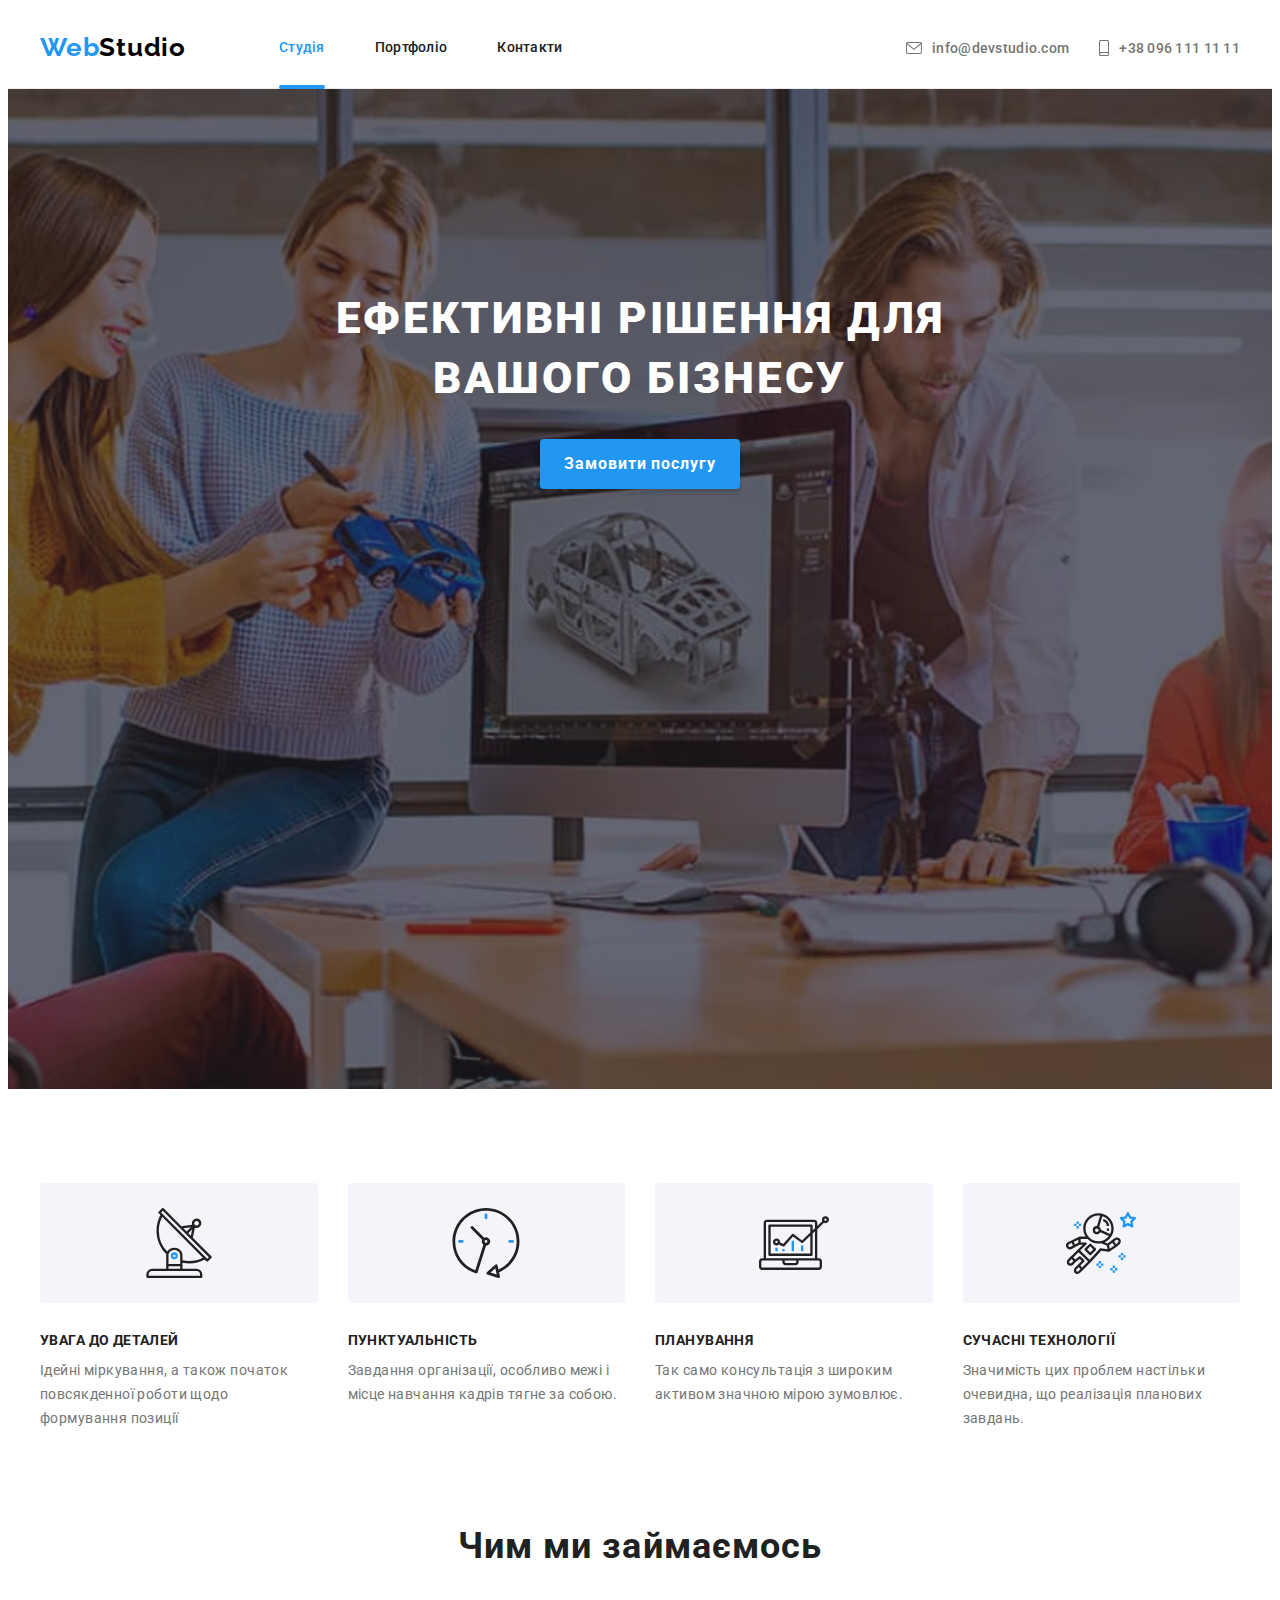
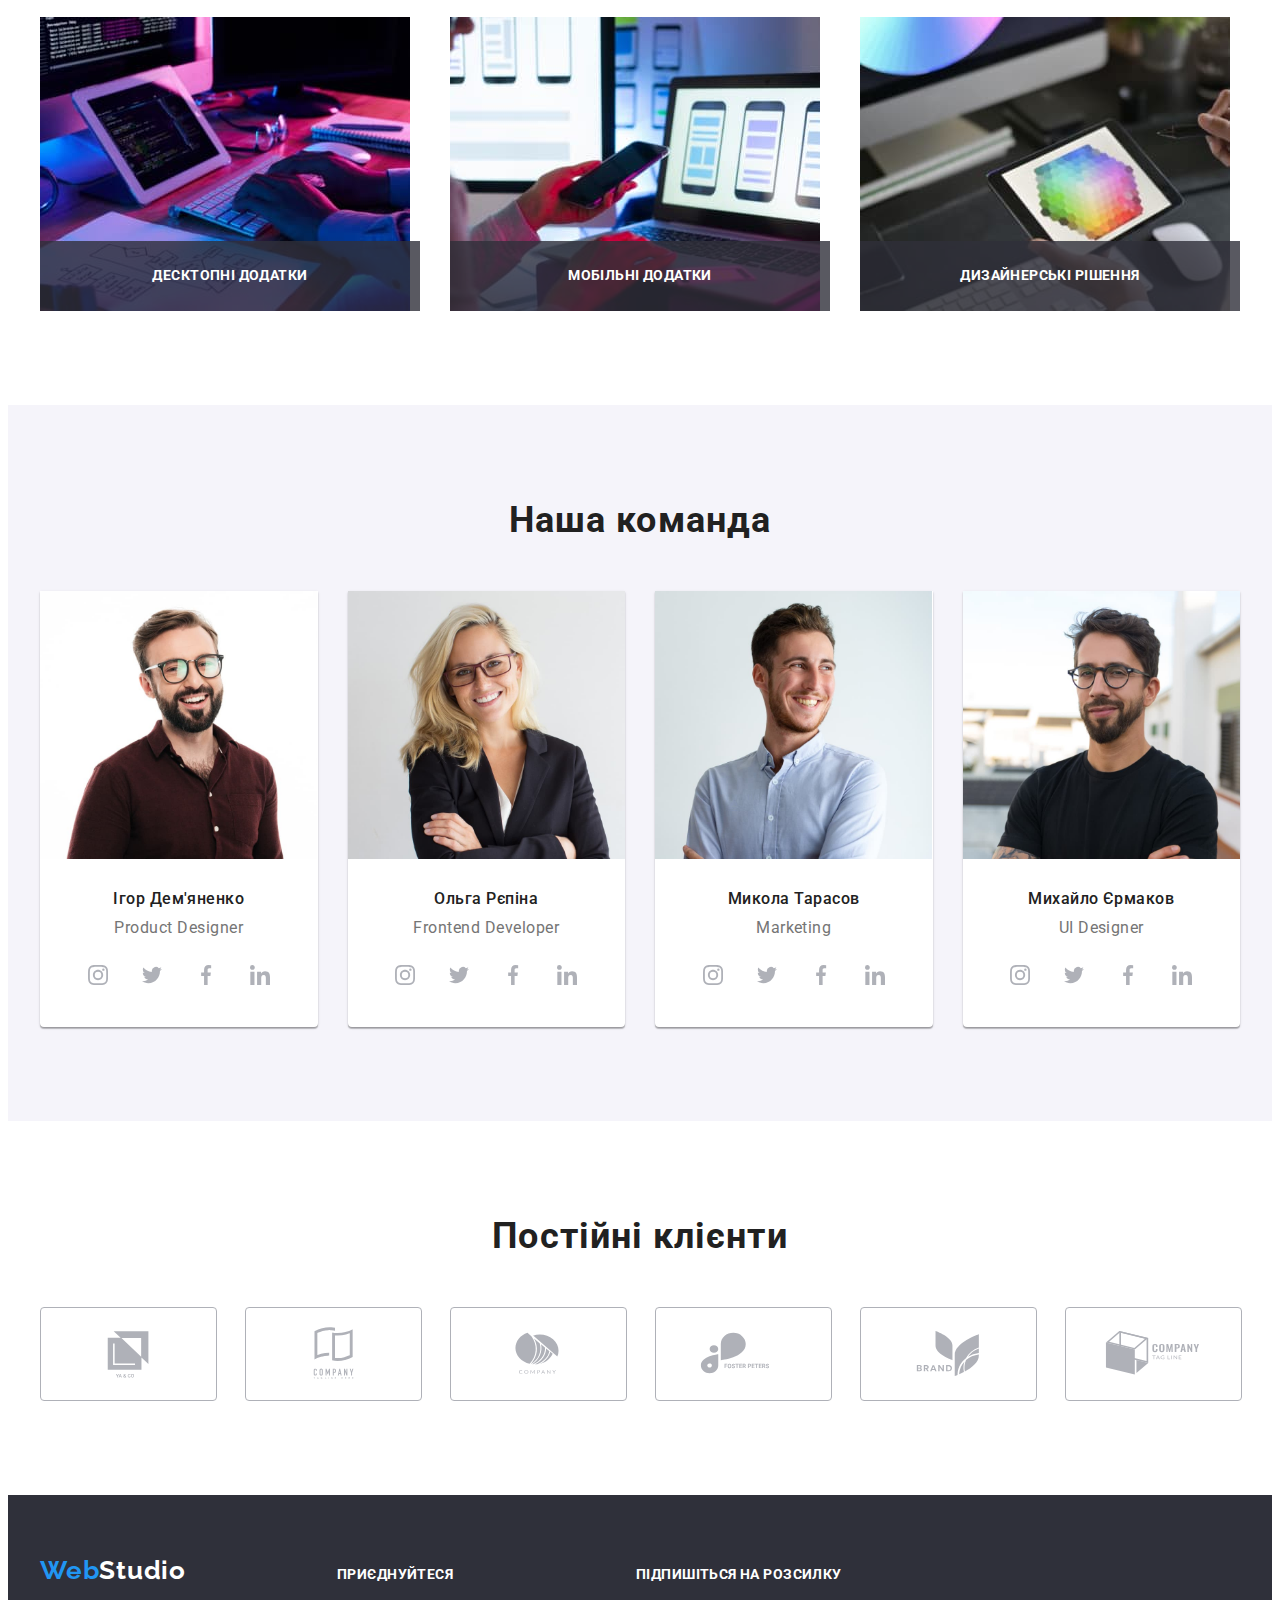
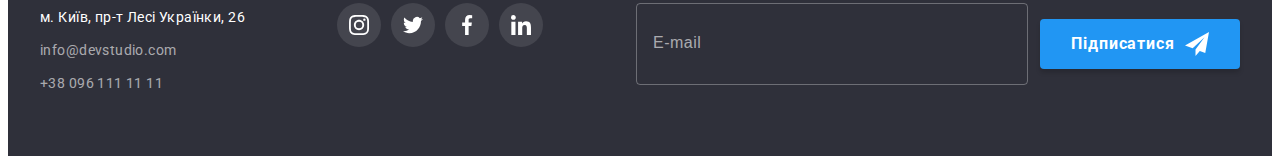
<file: index.html>
<!DOCTYPE html>
<html lang="en">
  <head>
    <meta charset="UTF-8" />
    <meta http-equiv="X-UA-Compatible" content="IE=edge" />
    <meta name="viewport" content="width=device-width, initial-scale=1.0" />
    <title>Document</title>
    <link rel="preconnect" href="https://fonts.googleapis.com" />
    <link rel="preconnect" href="https://fonts.gstatic.com" crossorigin />
    <link
      href="https://fonts.googleapis.com/css2?family=Raleway:wght@700&family=Roboto:wght@400;500;700;900&display=swap"
      rel="stylesheet"
    />
    <link
      rel="stylesheet"
      href="https://cdnjs.cloudflare.com/ajax/libs/modern-normalize/1.1.0/modern-normalize.min.css"
      integrity="sha512-wpPYUAdjBVSE4KJnH1VR1HeZfpl1ub8YT/NKx4PuQ5NmX2tKuGu6U/JRp5y+Y8XG2tV+wKQpNHVUX03MfMFn9Q=="
      crossorigin="anonymous"
      referrerpolicy="no-referrer"
    />
    <link rel="stylesheet" href="./css/main.min.css" />
  </head>
  <body>
    <header class="header">
      <div class="container header__container">
        <nav class="navigation">
          <a class="logo header__logo" href="./index.html" lang="en"
            ><span class="logo__decoration">Web</span>Studio</a
          >
          <ul class="site-nav list">
            <li class="site-nav__item">
              <a class="site-nav__link site-nav__link--current link" href="">Студія</a>
            </li>
            <li class="site-nav__item">
              <a class="site-nav__link link" href="./portfolio.html">Портфоліо</a>
            </li>
            <li class="site-nav__item"><a class="site-nav__link link" href="">Контакти</a></li>
          </ul>
        </nav>
        <ul class="contacts list">
          <li class="contacts__item">
            <a class="contacts__link link" href="mailto:info@devstudio.com"
              ><svg class="contacts__icon">
                <use href="./images/symbol-defs.svg#icon-envelope"></use>
              </svg>
              info@devstudio.com</a
            >
          </li>
          <li class="contacts__item">
            <a class="contacts__link link" href="tel:+380961111111"
              ><svg class="contacts__icon-tel">
                <use href="./images/symbol-defs.svg#icon-smartphone"></use>
              </svg>
              +38 096 111 11 11</a
            >
          </li>
        </ul>
        <button class="menu-open" type="button">
          <svg class="menu-open__icon" width="40" height="40">
            <use href="./images/symbol-defs.svg#icon-menu_40px"></use>
          </svg>
        </button>
        <div class="mob-menu is-hidden">
          <div class="mob-menu__container">
            <button type="button" class="mob-menu__close">
              <svg class="mob-menu__icon" width="40" height="40">
                <use href="./images/symbol-defs.svg#icon-close_40px"></use>
              </svg>
            </button>
            <nav class="mob-navigation">
              <ul class="mob-menu__nav-list list">
                <li class="mob-menu__nav-item">
                  <a class="mob-menu__nav-link mob-menu__nav-link--current link" href="">Студія</a>
                </li>
                <li class="mob-menu__nav-item">
                  <a class="mob-menu__nav-link link" href="./portfolio.html">Портфоліо</a>
                </li>
                <li class="mob-menu__nav-item">
                  <a class="mob-menu__nav-link link" href="">Контакти</a>
                </li>
              </ul>
            </nav>
            <ul class="mob-menu__contacts-list list">
              <li class="mob-menu__contacts-item">
                <a class="mob-menu__contacts-link link" href="tel:+380961111111"
                  >+38 096 111 11 11</a
                >
              </li>
              <li class="mob-menu__contacts-item">
                <a
                  class="mob-menu__contacts-link mob-menu__contacts-link--mail link"
                  href="mailto:info@devstudio.com"
                  >info@devstudio.com</a
                >
              </li>
            </ul>
            <ul class="mob-menu__socials-list list">
              <li class="mob-menu__socials-item">
                <a
                  class="mob-menu__socials-link link"
                  href="https://www.instagram.com/"
                  target="_blank"
                  rel="noreferrer noopener"
                  >Instagram
                </a>
              </li>
              <li class="mob-menu__socials-item">
                <a
                  class="mob-menu__socials-link link"
                  href="https://twitter.com/"
                  target="_blank"
                  rel="noreferrer noopener"
                  >Twitter
                </a>
              </li>
              <li class="mob-menu__socials-item">
                <a
                  class="mob-menu__socials-link link"
                  href="https://www.facebook.com/"
                  target="_blank"
                  rel="noreferrer noopener"
                  >Facebook
                </a>
              </li>
              <li class="mob-menu__socials-item">
                <a
                  class="mob-menu__socials-link link"
                  href="https://www.linkedin.com/"
                  target="_blank"
                  rel="noreferrer noopener"
                  >LinkedIn
                </a>
              </li>
            </ul>
          </div>
        </div>
      </div>
    </header>
    <main>
      <section class="hero">
        <div class="container">
          <h1 class="hero__title">Ефективні рішення для вашого бізнесу</h1>
          <button class="button" type="button" data-modal-open>Замовити послугу</button>
        </div>
      </section>
      <section class="section">
        <div class="container">
          <h2 class="visually-hidden">Принципи роботи</h2>
          <ul class="card-list list">
            <li class="card-list__item">
              <div class="card-list__thumb">
                <svg class="card-list__icon" width="70" height="70">
                  <use href="./images/symbol-defs.svg#icon-antenna"></use>
                </svg>
              </div>
              <h3 class="card-list__title">Увага до деталей</h3>
              <p class="card-list__text">
                Ідейні міркування, а також початок повсякденної роботи щодо формування позиції
              </p>
            </li>
            <li class="card-list__item">
              <div class="card-list__thumb">
                <svg class="card-list__icon" width="70" height="70">
                  <use href="./images/symbol-defs.svg#icon-clock"></use>
                </svg>
              </div>
              <h3 class="card-list__title">Пунктуальність</h3>
              <p class="card-list__text">
                Завдання організації, особливо межі і місце навчання кадрів тягне за собою.
              </p>
            </li>
            <li class="card-list__item">
              <div class="card-list__thumb">
                <svg class="card-list__icon" width="70" height="70">
                  <use href="./images/symbol-defs.svg#icon-diagram"></use>
                </svg>
              </div>
              <h3 class="card-list__title">Планування</h3>
              <p class="card-list__text">
                Так само консультація з широким активом значною мірою зумовлює.
              </p>
            </li>
            <li class="card-list__item">
              <div class="card-list__thumb">
                <svg class="card-list__icon" width="70" height="70">
                  <use href="./images/symbol-defs.svg#icon-astronaut"></use>
                </svg>
              </div>
              <h3 class="card-list__title">Сучасні технології</h3>
              <p class="card-list__text">
                Значимість цих проблем настільки очевидна, що реалізація планових завдань.
              </p>
            </li>
          </ul>
        </div>
      </section>
      <section class="section section--no-padding-top">
        <div class="container">
          <h2 class="section__title">Чим ми займаємось</h2>
          <ul class="picture-list list">
            <li class="picture-list__item">
              <picture>
                <source
                  srcset="./images/box1.jpg 1x, ./images/works1-2x_optimized.jpg 2x"
                  media="(min-width:1200px)"
                />
                <img src="./images/box1.jpg" alt="Десктопні додатки" />
              </picture>

              <div class="picture-list__thumb">
                <h3 class="picture-list__title">Десктопні додатки</h3>
              </div>
            </li>
            <li class="picture-list__item">
              <picture>
                <source
                  srcset="./images/box2.jpg 1x, ./images/works2-2x_optimized.jpg 2x"
                  media="(min-width:1200px)"
                />
                <img src="./images/box2.jpg" alt="Мобільні додатки" />
              </picture>
              <div class="picture-list__thumb">
                <h3 class="picture-list__title">Мобільні додатки</h3>
              </div>
            </li>
            <li class="picture-list__item">
              <picture>
                <source
                  srcset="./images/box3.jpg 1x, ./images/works3-2x_optimized.jpg 2x"
                  media="(min-width:1200px)"
                />
                <img src="./images/box3.jpg" alt="Дизайнерські рішення" />
              </picture>
              <div class="picture-list__thumb">
                <h3 class="picture-list__title">Дизайнерські рішення</h3>
              </div>
            </li>
          </ul>
        </div>
      </section>
      <section class="section section--other-background">
        <div class="container">
          <h2 class="section__title">Наша команда</h2>
          <ul class="gallery-list list">
            <li class="gallery-list__item">
              <picture>
                <source
                  srcset="./images/team1.jpg 1x, ./images/team1-2x_optimized.jpg 2x"
                  media="(min-width:1200px)"
                />
                <source
                  srcset="
                    ./images/team1-tab_optimized.jpg    1x,
                    ./images/team1-tab-2x_optimized.jpg 2x
                  "
                  media="(min-width: 768px)"
                />
                <source
                  srcset="
                    ./images/team1-mob_optimized.jpg    1x,
                    ./images/team1-mob-2x_optimized.jpg 2x
                  "
                  media="(max-width: 767px)"
                />
                <img src="./images/team1.jpg" alt="Product Designer" />
              </picture>
              <div class="gallery-list__card">
                <h3 class="gallery-list__title">Ігор Дем'яненко</h3>
                <p class="gallery-list__text">Product Designer</p>

                <ul class="socials list">
                  <li class="socials__item">
                    <a
                      class="socials__link link"
                      href="https://www.instagram.com/"
                      target="_blank"
                      rel="noreferrer noopener"
                    >
                      <svg class="socials__icon" width="20" height="20">
                        <use href="./images/symbol-defs.svg#icon-instagram"></use>
                      </svg>
                    </a>
                  </li>
                  <li class="socials__item">
                    <a
                      class="socials__link link"
                      href="https://twitter.com/"
                      target="_blank"
                      rel="noreferrer noopener"
                    >
                      <svg class="socials__icon" width="20" height="20">
                        <use href="./images/symbol-defs.svg#icon-twitter"></use>
                      </svg>
                    </a>
                  </li>
                  <li class="socials__item">
                    <a
                      class="socials__link link"
                      href="https://www.facebook.com/"
                      target="_blank"
                      rel="noreferrer noopener"
                    >
                      <svg class="socials__icon" width="20" height="20">
                        <use href="./images/symbol-defs.svg#icon-facebook"></use>
                      </svg>
                    </a>
                  </li>
                  <li class="socials__item">
                    <a
                      class="socials__link link"
                      href="https://www.linkedin.com/"
                      target="_blank"
                      rel="noreferrer noopener"
                    >
                      <svg class="socials__icon" width="20" height="20">
                        <use href="./images/symbol-defs.svg#icon-linkedin"></use>
                      </svg>
                    </a>
                  </li>
                </ul>
              </div>
            </li>
            <li class="gallery-list__item">
              <picture>
                <source
                  srcset="./images/team2.jpg 1x, ./images/team2-2x_optimized.jpg 2x"
                  media="(min-width:1200px)"
                />
                <source
                  srcset="
                    ./images/team2-tab_optimized.jpg    1x,
                    ./images/team2-tab-2x_optimized.jpg 2x
                  "
                  media="(min-width: 768px)"
                />
                <source
                  srcset="
                    ./images/team2-mob_optimized.jpg    1x,
                    ./images/team2-mob-2x_optimized.jpg 2x
                  "
                  media="(max-width: 767px)"
                />
                <img src="./images/team2.jpg" alt="Frontend Developer" />
              </picture>
              <div class="gallery-list__card">
                <h3 class="gallery-list__title">Ольга Рєпіна</h3>
                <p class="gallery-list__text">Frontend Developer</p>

                <ul class="socials list">
                  <li class="socials__item">
                    <a
                      class="socials__link link"
                      href="https://www.instagram.com/"
                      target="_blank"
                      rel="noreferrer noopener"
                    >
                      <svg class="socials__icon" width="20" height="20">
                        <use href="./images/symbol-defs.svg#icon-instagram"></use>
                      </svg>
                    </a>
                  </li>
                  <li class="socials__item">
                    <a
                      class="socials__link link"
                      href="https://twitter.com/"
                      target="_blank"
                      rel="noreferrer noopener"
                    >
                      <svg class="socials__icon" width="20" height="20">
                        <use href="./images/symbol-defs.svg#icon-twitter"></use>
                      </svg>
                    </a>
                  </li>
                  <li class="socials__item">
                    <a
                      class="socials__link link"
                      href="https://www.facebook.com/"
                      target="_blank"
                      rel="noreferrer noopener"
                    >
                      <svg class="socials__icon" width="20" height="20">
                        <use href="./images/symbol-defs.svg#icon-facebook"></use>
                      </svg>
                    </a>
                  </li>
                  <li class="socials__item">
                    <a
                      class="socials__link link"
                      href="https://www.linkedin.com/"
                      target="_blank"
                      rel="noreferrer noopener"
                    >
                      <svg class="socials__icon" width="20" height="20">
                        <use href="./images/symbol-defs.svg#icon-linkedin"></use>
                      </svg>
                    </a>
                  </li>
                </ul>
              </div>
            </li>
            <li class="gallery-list__item">
              <picture>
                <source
                  srcset="./images/team3.jpg 1x, ./images/team3-2x_optimized.jpg 2x"
                  media="(min-width:1200px)"
                />
                <source
                  srcset="
                    ./images/team3-tab_optimized.jpg    1x,
                    ./images/team3-tab-2x_optimized.jpg 2x
                  "
                  media="(min-width: 768px)"
                />
                <source
                  srcset="
                    ./images/team3-mob_optimized.jpg    1x,
                    ./images/team3-mob-2x_optimized.jpg 2x
                  "
                  media="(max-width: 767px)"
                />
                <img src="./images/team3.jpg" alt="Marketing" />
              </picture>
              <div class="gallery-list__card">
                <h3 class="gallery-list__title">Микола Тарасов</h3>
                <p class="gallery-list__text">Marketing</p>

                <ul class="socials list">
                  <li class="socials__item">
                    <a
                      class="socials__link link"
                      href="https://www.instagram.com/"
                      target="_blank"
                      rel="noreferrer noopener"
                    >
                      <svg class="socials__icon" width="20" height="20">
                        <use href="./images/symbol-defs.svg#icon-instagram"></use>
                      </svg>
                    </a>
                  </li>
                  <li class="socials__item">
                    <a
                      class="socials__link link"
                      href="https://twitter.com/"
                      target="_blank"
                      rel="noreferrer noopener"
                    >
                      <svg class="socials__icon" width="20" height="20">
                        <use href="./images/symbol-defs.svg#icon-twitter"></use>
                      </svg>
                    </a>
                  </li>
                  <li class="socials__item">
                    <a
                      class="socials__link link"
                      href="https://www.facebook.com/"
                      target="_blank"
                      rel="noreferrer noopener"
                    >
                      <svg class="socials__icon" width="20" height="20">
                        <use href="./images/symbol-defs.svg#icon-facebook"></use>
                      </svg>
                    </a>
                  </li>
                  <li class="socials__item">
                    <a
                      class="socials__link link"
                      href="https://www.linkedin.com/"
                      target="_blank"
                      rel="noreferrer noopener"
                    >
                      <svg class="socials__icon" width="20" height="20">
                        <use href="./images/symbol-defs.svg#icon-linkedin"></use>
                      </svg>
                    </a>
                  </li>
                </ul>
              </div>
            </li>
            <li class="gallery-list__item">
              <picture>
                <source
                  srcset="./images/team4.jpg 1x, ./images/team4-2x_optimized.jpg 2x"
                  media="(min-width:1200px)"
                />
                <source
                  srcset="
                    ./images/team4-tab_optimized.jpg    1x,
                    ./images/team4-tab-2x_optimized.jpg 2x
                  "
                  media="(min-width: 768px)"
                />
                <source
                  srcset="
                    ./images/team4-mob_optimized.jpg    1x,
                    ./images/team4-mob-2x_optimized.jpg 2x
                  "
                  media="(max-width: 767px)"
                />
                <img src="./images/team4.jpg" alt="UI Designer" />
              </picture>
              <div class="gallery-list__card">
                <h3 class="gallery-list__title">Михайло Єрмаков</h3>
                <p class="gallery-list__text">UI Designer</p>

                <ul class="socials list">
                  <li class="socials__item">
                    <a
                      class="socials__link link"
                      href="https://www.instagram.com/"
                      target="_blank"
                      rel="noreferrer noopener"
                    >
                      <svg class="socials__icon" width="20" height="20">
                        <use href="./images/symbol-defs.svg#icon-instagram"></use>
                      </svg>
                    </a>
                  </li>
                  <li class="socials__item">
                    <a
                      class="socials__link link"
                      href="https://twitter.com/"
                      target="_blank"
                      rel="noreferrer noopener"
                    >
                      <svg class="socials__icon" width="20" height="20">
                        <use href="./images/symbol-defs.svg#icon-twitter"></use>
                      </svg>
                    </a>
                  </li>
                  <li class="socials__item">
                    <a
                      class="socials__link link"
                      href="https://www.facebook.com/"
                      target="_blank"
                      rel="noreferrer noopener"
                    >
                      <svg class="socials__icon" width="20" height="20">
                        <use href="./images/symbol-defs.svg#icon-facebook"></use>
                      </svg>
                    </a>
                  </li>
                  <li class="socials__item">
                    <a
                      class="socials__link link"
                      href="https://www.linkedin.com/"
                      target="_blank"
                      rel="noreferrer noopener"
                    >
                      <svg class="socials__icon" width="20" height="20">
                        <use href="./images/symbol-defs.svg#icon-linkedin"></use>
                      </svg>
                    </a>
                  </li>
                </ul>
              </div>
            </li>
          </ul>
        </div>
      </section>
      <section class="section">
        <div class="container">
          <h2 class="section__title">Постійні клієнти</h2>
          <ul class="clients list">
            <li class="clients__item">
              <a class="clients__link link" href="">
                <svg class="clients__icon" width="106" height="60">
                  <use href="./images/symbol-defs.svg#icon-Logo-client"></use>
                </svg>
              </a>
            </li>
            <li class="clients__item">
              <a class="clients__link link" href="">
                <svg class="clients__icon" width="106" height="60">
                  <use href="./images/symbol-defs.svg#icon-Logo-client2"></use>
                </svg>
              </a>
            </li>
            <li class="clients__item">
              <a class="clients__link link" href="">
                <svg class="clients__icon" width="106" height="60">
                  <use href="./images/symbol-defs.svg#icon-Logo-client3"></use>
                </svg>
              </a>
            </li>
            <li class="clients__item">
              <a class="clients__link link" href="">
                <svg class="clients__icon" width="106" height="60">
                  <use href="./images/symbol-defs.svg#icon-Logo-client4"></use>
                </svg>
              </a>
            </li>
            <li class="clients__item">
              <a class="clients__link link" href="">
                <svg class="clients__icon" width="106" height="60">
                  <use href="./images/symbol-defs.svg#icon-Logo-client5"></use>
                </svg>
              </a>
            </li>
            <li class="clients__item">
              <a class="clients__link link" href="">
                <svg class="clients__icon" width="106" height="60">
                  <use href="./images/symbol-defs.svg#icon-Logo-client6"></use>
                </svg>
              </a>
            </li>
          </ul>
        </div>
      </section>
    </main>
    <footer class="footer">
      <div class="container footer__wrapper">
        <div class="footer__contacts">
          <a class="logo logo--light footer__logo" href="./index.html" lang="en"
            ><span class="logo__decoration">Web</span>Studio</a
          >
          <address class="address">
            <ul class="address__list list">
              <li class="address__item">
                <a
                  class="address__link address__link--white link"
                  href="https://goo.gl/maps/7Pf2VMsAinbCuJgP8"
                  target="_blank"
                  rel="noreferrer noopener"
                  >м. Київ, пр-т Лесі Українки, 26</a
                >
              </li>
              <li class="address__item">
                <a class="address__link link" href="mailto:info@devstudio.com"
                  >info@devstudio.com</a
                >
              </li>
              <li class="address__item">
                <a class="address__link link" href="tel:+380961111111">+38 096 111 11 11</a>
              </li>
            </ul>
          </address>
        </div>
        <div class="footer__social">
          <p class="footer__text">Приєднуйтеся</p>
          <ul class="socials list">
            <li class="socials__item">
              <a
                class="socials__link socials__link--light link"
                href="https://www.instagram.com/"
                target="_blank"
                rel="noreferrer noopener"
              >
                <svg class="socials__icon" width="20" height="20">
                  <use href="./images/symbol-defs.svg#icon-instagram"></use>
                </svg>
              </a>
            </li>
            <li class="socials__item">
              <a
                class="socials__link socials__link--light link"
                href="https://twitter.com/"
                target="_blank"
                rel="noreferrer noopener"
              >
                <svg class="socials__icon" width="20" height="20">
                  <use href="./images/symbol-defs.svg#icon-twitter"></use>
                </svg>
              </a>
            </li>
            <li class="socials__item">
              <a
                class="socials__link socials__link--light link"
                href="https://www.facebook.com/"
                target="_blank"
                rel="noreferrer noopener"
              >
                <svg class="socials__icon" width="20" height="20">
                  <use href="./images/symbol-defs.svg#icon-facebook"></use>
                </svg>
              </a>
            </li>
            <li class="socials__item">
              <a
                class="socials__link socials__link--light link"
                href="https://www.linkedin.com/"
                target="_blank"
                rel="noreferrer noopener"
              >
                <svg class="socials__icon" width="20" height="20">
                  <use href="./images/symbol-defs.svg#icon-linkedin"></use>
                </svg>
              </a>
            </li>
          </ul>
        </div>
        <div>
          <p class="footer__text">Підпишіться на розсилку</p>
          <form class="form-sign">
            <input class="form-sign__input" type="text" name="sign-up" placeholder="E-mail" />
            <button class="button form-sign__btn" type="submit">
              <span>Підписатися</span
              ><svg class="form-sign__icon" width="24" height="24">
                <use href="./images/symbol-defs.svg#icon-icon-send"></use>
              </svg>
            </button>
          </form>
        </div>
      </div>
    </footer>
    <div class="backdrop is-hidden" data-modal>
      <div class="modal">
        <button class="modal-close" type="button" data-modal-close>
          <svg class="modal-close-button" width="11" height="11">
            <use href="./images/symbol-defs.svg#icon-x"></use>
          </svg>
        </button>
        <p class="modal-title">Залиште свої дані, ми вам передзвонимо</p>
        <form class="modal-form">
          <label class="form-field">
            <span class="form-field-title">Ім'я</span>
            <span class="form-thumb">
              <input type="text" class="form-input" name="name" />
              <svg class="form-icon" width="18px" height="18px">
                <use href="./images/symbol-defs.svg#icon-person-black"></use>
              </svg>
            </span>
          </label>
          <label class="form-field">
            <span class="form-field-title">Телефон</span>
            <span class="form-thumb">
              <input type="text" class="form-input" name="tel" />
              <svg class="form-icon" width="18px" height="18px">
                <use href="./images/symbol-defs.svg#icon-phone-black"></use>
              </svg>
            </span>
          </label>
          <label class="form-field">
            <span class="form-field-title">Пошта</span>
            <span class="form-thumb">
              <input type="email" class="form-input" name="email" />
              <svg class="form-icon" width="18px" height="18px">
                <use href="./images/symbol-defs.svg#icon-email-black"></use>
              </svg>
            </span>
          </label>
          <label class="form-field-textarea">
            <span class="form-field-title">Коментар</span>
            <textarea class="form-textarea" name="comment" placeholder="Введіть текст"></textarea>
          </label>
          <label class="form-field-checkbox">
            <input class="form-checkbox" type="checkbox" name="agreement" value="true" />
            <span class="form-check">
              <svg class="form-check-icon" width="16" height="15">
                <use href="./images/symbol-defs.svg#icon-icon-check"></use>
              </svg>
            </span>
            Погоджуюся з розсилкою та приймаю
            <a class="link-checkbox" href="">Умови договору</a>
          </label>
          <button class="button form-submit" type="submit">Відправити</button>
        </form>
      </div>
    </div>
    <script src="./js/modal.js"></script>
    <script src="./js/menu.js"></script>
  </body>
</html>
</file>
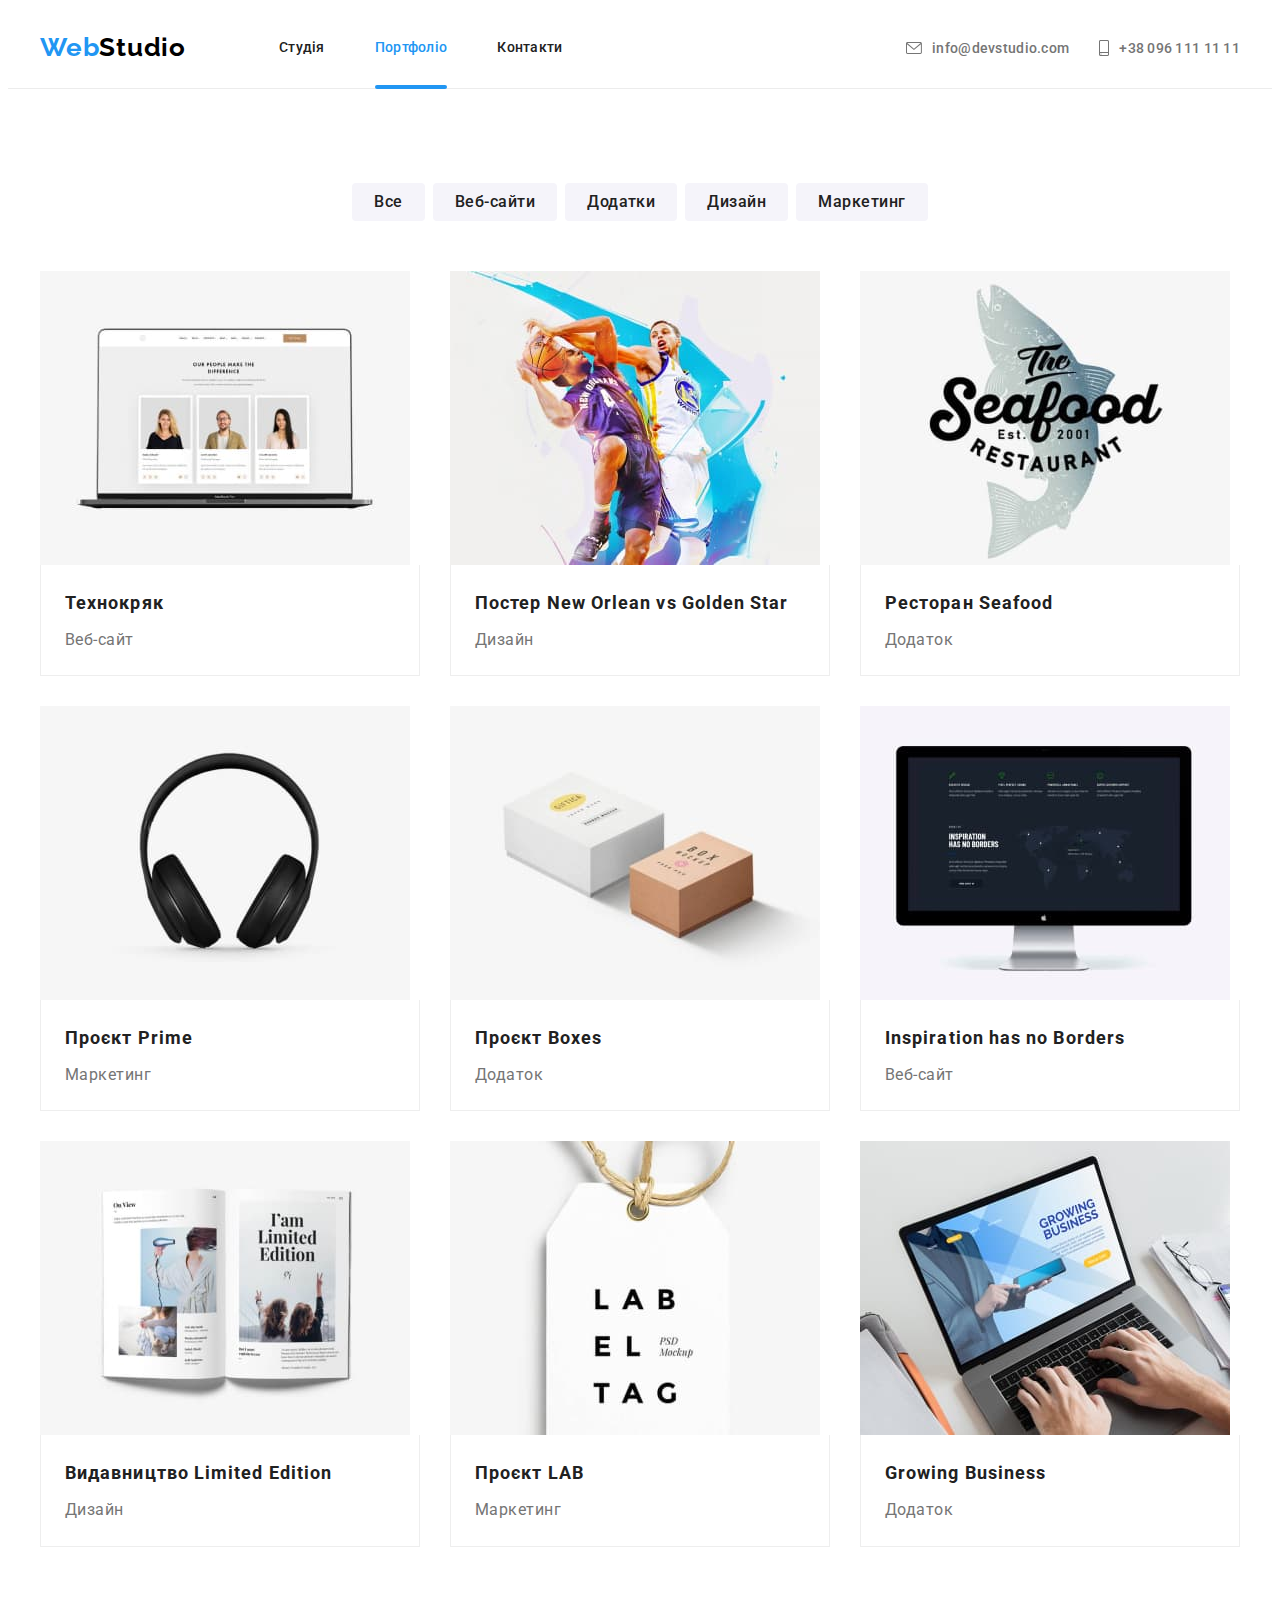
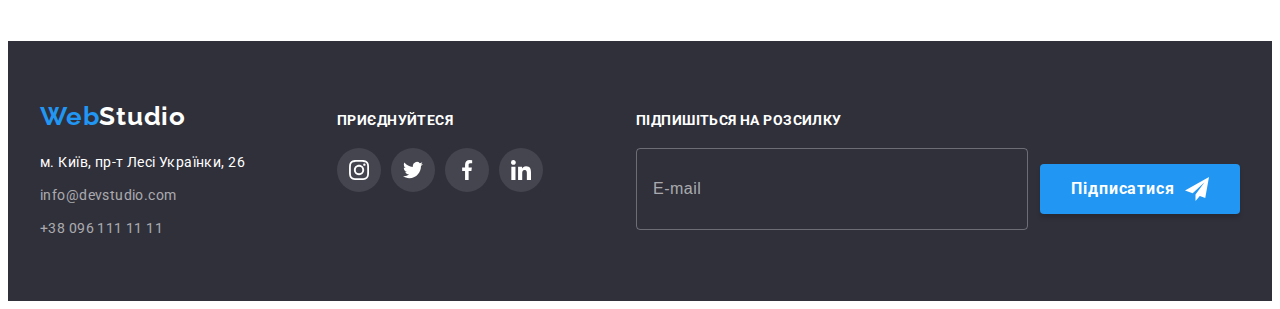
<file: portfolio.html>
<!DOCTYPE html>
<html lang="en">
  <head>
    <meta charset="UTF-8" />
    <meta http-equiv="X-UA-Compatible" content="IE=edge" />
    <meta name="viewport" content="width=device-width, initial-scale=1.0" />
    <title>Document</title>
    <link rel="preconnect" href="https://fonts.googleapis.com" />
    <link rel="preconnect" href="https://fonts.gstatic.com" crossorigin />
    <link
      href="https://fonts.googleapis.com/css2?family=Raleway:wght@700&family=Roboto:wght@400;500;700;900&display=swap"
      rel="stylesheet"
    />
    <link
      rel="stylesheet"
      href="https://cdnjs.cloudflare.com/ajax/libs/modern-normalize/1.1.0/modern-normalize.min.css"
      integrity="sha512-wpPYUAdjBVSE4KJnH1VR1HeZfpl1ub8YT/NKx4PuQ5NmX2tKuGu6U/JRp5y+Y8XG2tV+wKQpNHVUX03MfMFn9Q=="
      crossorigin="anonymous"
      referrerpolicy="no-referrer"
    />
    <link rel="stylesheet" href="./css/main.min.css" />
  </head>
  <body>
    <header class="header">
      <div class="container header__container">
        <nav class="navigation">
          <a class="logo header__logo" href="./index.html" lang="en"
            ><span class="logo__decoration">Web</span>Studio</a
          >
          <ul class="site-nav list">
            <li class="site-nav__item">
              <a class="site-nav__link link" href="./index.html">Студія</a>
            </li>
            <li class="site-nav__item">
              <a class="site-nav__link site-nav__link--current link" href="">Портфоліо</a>
            </li>
            <li class="site-nav__item"><a class="site-nav__link link" href="">Контакти</a></li>
          </ul>
        </nav>
        <ul class="contacts list">
          <li class="contacts__item">
            <a class="contacts__link link" href="mailto:info@devstudio.com"
              ><svg class="contacts__icon">
                <use href="./images/symbol-defs.svg#icon-envelope"></use>
              </svg>
              info@devstudio.com</a
            >
          </li>
          <li class="contacts__item">
            <a class="contacts__link link" href="tel:+380961111111"
              ><svg class="contacts__icon-tel">
                <use href="./images/symbol-defs.svg#icon-smartphone"></use>
              </svg>
              +38 096 111 11 11</a
            >
          </li>
        </ul>
        <button class="menu-open" type="button">
          <svg class="menu-open__icon" width="40" height="40">
            <use href="./images/symbol-defs.svg#icon-menu_40px"></use>
          </svg>
        </button>
        <div class="mob-menu is-hidden">
          <div class="mob-menu__container">
            <button type="button" class="mob-menu__close">
              <svg class="mob-menu__icon" width="40" height="40">
                <use href="./images/symbol-defs.svg#icon-close_40px"></use>
              </svg>
            </button>
            <nav class="mob-navigation">
              <ul class="mob-menu__nav-list list">
                <li class="mob-menu__nav-item">
                  <a class="mob-menu__nav-link  link" href="./index.html">Студія</a>
                </li>
                <li class="mob-menu__nav-item">
                  <a class="mob-menu__nav-link mob-menu__nav-link--current link" href="">Портфоліо</a>
                </li>
                <li class="mob-menu__nav-item">
                  <a class="mob-menu__nav-link link" href="">Контакти</a>
                </li>
              </ul>
            </nav>
            <ul class="mob-menu__contacts-list list">
              <li class="mob-menu__contacts-item">
                <a class="mob-menu__contacts-link link" href="tel:+380961111111"
                  >+38 096 111 11 11</a
                >
              </li>
              <li class="mob-menu__contacts-item">
                <a
                  class="mob-menu__contacts-link mob-menu__contacts-link--mail link"
                  href="mailto:info@devstudio.com"
                  >info@devstudio.com</a
                >
              </li>
            </ul>
            <ul class="mob-menu__socials-list list">
              <li class="mob-menu__socials-item">
                <a
                  class="mob-menu__socials-link link"
                  href="https://www.instagram.com/"
                  target="_blank"
                  rel="noreferrer noopener"
                  >Instagram
                </a>
              </li>
              <li class="mob-menu__socials-item">
                <a
                  class="mob-menu__socials-link link"
                  href="https://twitter.com/"
                  target="_blank"
                  rel="noreferrer noopener"
                  >Twitter
                </a>
              </li>
              <li class="mob-menu__socials-item">
                <a
                  class="mob-menu__socials-link link"
                  href="https://www.facebook.com/"
                  target="_blank"
                  rel="noreferrer noopener"
                  >Facebook
                </a>
              </li>
              <li class="mob-menu__socials-item">
                <a
                  class="mob-menu__socials-link link"
                  href="https://www.linkedin.com/"
                  target="_blank"
                  rel="noreferrer noopener"
                  >LinkedIn
                </a>
              </li>
            </ul>
          </div>
        </div>
      </div>
    </header>
    <main>
      <section class="projects section">
        <div class="container">
          <h1 class="visually-hidden">Портфоліо</h1>
          <ul class="menu-list list">
            <li class="menu-list-item item">
              <button class="menu-list-btn" type="button">Все</button>
            </li>
            <li class="menu-list-item item">
              <button class="menu-list-btn" type="button">Веб-сайти</button>
            </li>
            <li class="menu-list-item item">
              <button class="menu-list-btn" type="button">Додатки</button>
            </li>
            <li class="menu-list-item item">
              <button class="menu-list-btn" type="button">Дизайн</button>
            </li>
            <li class="menu-list-item item">
              <button class="menu-list-btn" type="button">Маркетинг</button>
            </li>
          </ul>
          <ul class="projects-list list">
            <li class="projects-list-item">
              <a class="projects-link link" href="">
                <div class="project-card-thumb">
                  <picture>
                    <source
                      srcset="./images/portfolio1.jpg 1x, ./images/project1-2x_optimized.jpg 2x"
                      media="(min-width:1200px)"
                    />
                    <source
                      srcset="
                        ./images/project1-tab_optimized.jpg    1x,
                        ./images/project1-tab-2x_optimized.jpg 2x
                      "
                      media="(min-width: 768px)"
                    />
                    <source
                      srcset="
                        ./images/project1-mob_optimized.jpg    1x,
                        ./images/project1-mob-2x_optimized.jpg 2x
                      "
                      media="(max-width: 767px)"
                    />
                    <img src="./images/portfolio1.jpg" alt="Технокряк" />
                  </picture>
                  <p class="project-description">
                    Ресурс пропонує комплексні пропозиції з різним рівнем функціоналу та сервісів.
                    Все це дозволить відвідувачу отримати вичерпні відомості про компанію чи
                    приватну особу.
                  </p>
                </div>
                <div class="project-card">
                  <h2 class="projects-title">Технокряк</h2>
                  <p class="projects-text">Веб-сайт</p>
                </div>
              </a>
            </li>
            <li class="projects-list-item">
              <a class="projects-link link" href="">
                <div class="project-card-thumb">
                  <picture>
                    <source
                      srcset="./images/portfolio2.jpg 1x, ./images/project2-2x_optimized.jpg 2x"
                      media="(min-width:1200px)"
                    />
                    <source
                      srcset="
                        ./images/project2-tab_optimized.jpg    1x,
                        ./images/project2-tab-2x_optimized.jpg 2x
                      "
                      media="(min-width: 768px)"
                    />
                    <source
                      srcset="
                        ./images/project2-mob_optimized.jpg    1x,
                        ./images/project2-mob-2x_optimized.jpg 2x
                      "
                      media="(max-width: 767px)"
                    />
                    <img src="./images/portfolio2.jpg" alt="New Orlean vs Golden Star" />
                  </picture>
                  <p class="project-description">
                    Ресурс пропонує комплексні пропозиції з різним рівнем функціоналу та сервісів.
                    Все це дозволить відвідувачу отримати вичерпні відомості про компанію чи
                    приватну особу.
                  </p>
                </div>
                <div class="project-card">
                  <h2 class="projects-title">Постер New Orlean vs Golden Star</h2>
                  <p class="projects-text">Дизайн</p>
                </div>
              </a>
            </li>
            <li class="projects-list-item">
              <a class="projects-link link" href="">
                <div class="project-card-thumb">
                  <picture>
                    <source
                      srcset="./images/portfolio3.jpg 1x, ./images/project3-2x_optimized.jpg 2x"
                      media="(min-width:1200px)"
                    />
                    <source
                      srcset="
                        ./images/project3-tab_optimized.jpg    1x,
                        ./images/project3-tab-2x_optimized.jpg 2x
                      "
                      media="(min-width: 768px)"
                    />
                    <source
                      srcset="
                        ./images/project3-mob_optimized.jpg    1x,
                        ./images/project3-mob-2x_optimized.jpg 2x
                      "
                      media="(max-width: 767px)"
                    />
                    <img src="./images/portfolio3.jpg" alt="Seafood" />
                  </picture>
                  <p class="project-description">
                    Ресурс пропонує комплексні пропозиції з різним рівнем функціоналу та сервісів.
                    Все це дозволить відвідувачу отримати вичерпні відомості про компанію чи
                    приватну особу.
                  </p>
                </div>
                <div class="project-card">
                  <h2 class="projects-title">Ресторан Seafood</h2>
                  <p class="projects-text">Додаток</p>
                </div>
              </a>
            </li>
            <li class="projects-list-item">
              <a class="projects-link link" href="">
                <div class="project-card-thumb">
                  <picture>
                    <source
                      srcset="./images/portfolio4.jpg 1x, ./images/project4-2x_optimized.jpg 2x"
                      media="(min-width:1200px)"
                    />
                    <source
                      srcset="
                        ./images/project4-tab_optimized.jpg    1x,
                        ./images/project4-tab-2x_optimized.jpg 2x
                      "
                      media="(min-width: 768px)"
                    />
                    <source
                      srcset="
                        ./images/project4-mob_optimized.jpg    1x,
                        ./images/project4-mob-2x_optimized.jpg 2x
                      "
                      media="(max-width: 767px)"
                    />
                    <img src="./images/portfolio4.jpg" alt="Prime" />
                  </picture>
                  <p class="project-description">
                    Ресурс пропонує комплексні пропозиції з різним рівнем функціоналу та сервісів.
                    Все це дозволить відвідувачу отримати вичерпні відомості про компанію чи
                    приватну особу.
                  </p>
                </div>
                <div class="project-card">
                  <h2 class="projects-title">Проєкт Prime</h2>
                  <p class="projects-text">Маркетинг</p>
                </div>
              </a>
            </li>
            <li class="projects-list-item">
              <a class="projects-link link" href="">
                <div class="project-card-thumb">
                  <picture>
                    <source
                      srcset="./images/portfolio5.jpg 1x, ./images/project5-2x_optimized.jpg 2x"
                      media="(min-width:1200px)"
                    />
                    <source
                      srcset="
                        ./images/project5-tab_optimized.jpg    1x,
                        ./images/project5-tab-2x_optimized.jpg 2x
                      "
                      media="(min-width: 768px)"
                    />
                    <source
                      srcset="
                        ./images/project5-mob_optimized.jpg    1x,
                        ./images/project5-mob-2x_optimized.jpg 2x
                      "
                      media="(max-width: 767px)"
                    />
                    <img src="./images/portfolio5.jpg" alt="Boxes" />
                  </picture>
                  <p class="project-description">
                    Ресурс пропонує комплексні пропозиції з різним рівнем функціоналу та сервісів.
                    Все це дозволить відвідувачу отримати вичерпні відомості про компанію чи
                    приватну особу.
                  </p>
                </div>
                <div class="project-card">
                  <h2 class="projects-title">Проєкт Boxes</h2>
                  <p class="projects-text">Додаток</p>
                </div>
              </a>
            </li>
            <li class="projects-list-item">
              <a class="projects-link link" href="">
                <div class="project-card-thumb">
                  <picture>
                    <source
                      srcset="./images/portfolio6.jpg 1x, ./images/project6-2x_optimized.jpg 2x"
                      media="(min-width:1200px)"
                    />
                    <source
                      srcset="
                        ./images/project6-tab_optimized.jpg    1x,
                        ./images/project6-tab-2x_optimized.jpg 2x
                      "
                      media="(min-width: 768px)"
                    />
                    <source
                      srcset="
                        ./images/project6-mob_optimized.jpg    1x,
                        ./images/project6-mob-2x_optimized.jpg 2x
                      "
                      media="(max-width: 767px)"
                    />
                    <img src="./images/portfolio6.jpg" alt="Inspiration has no Borders" />
                  </picture>
                  <p class="project-description">
                    Ресурс пропонує комплексні пропозиції з різним рівнем функціоналу та сервісів.
                    Все це дозволить відвідувачу отримати вичерпні відомості про компанію чи
                    приватну особу.
                  </p>
                </div>
                <div class="project-card">
                  <h2 class="projects-title">Inspiration has no Borders</h2>
                  <p class="projects-text">Веб-сайт</p>
                </div>
              </a>
            </li>
            <li class="projects-list-item">
              <a class="projects-link link" href="">
                <div class="project-card-thumb">
                  <picture>
                    <source
                      srcset="./images/portfolio7.jpg 1x, ./images/project7-2x_optimized.jpg 2x"
                      media="(min-width:1200px)"
                    />
                    <source
                      srcset="
                        ./images/project7-tab_optimized.jpg    1x,
                        ./images/project7-tab-2x_optimized.jpg 2x
                      "
                      media="(min-width: 768px)"
                    />
                    <source
                      srcset="
                        ./images/project7-mob_optimized.jpg    1x,
                        ./images/project7-mob-2x_optimized.jpg 2x
                      "
                      media="(max-width: 767px)"
                    />
                    <img src="./images/portfolio7.jpg" alt="Limited Edition" />
                  </picture>
                  <p class="project-description">
                    Ресурс пропонує комплексні пропозиції з різним рівнем функціоналу та сервісів.
                    Все це дозволить відвідувачу отримати вичерпні відомості про компанію чи
                    приватну особу.
                  </p>
                </div>
                <div class="project-card">
                  <h2 class="projects-title">Видавництво Limited Edition</h2>
                  <p class="projects-text">Дизайн</p>
                </div>
              </a>
            </li>
            <li class="projects-list-item">
              <a class="projects-link link" href="">
                <div class="project-card-thumb">
                  <picture>
                    <source
                      srcset="./images/portfolio8.jpg 1x, ./images/project8-2x_optimized.jpg 2x"
                      media="(min-width:1200px)"
                    />
                    <source
                      srcset="
                        ./images/project8-tab_optimized.jpg    1x,
                        ./images/project8-tab-2x_optimized.jpg 2x
                      "
                      media="(min-width: 768px)"
                    />
                    <source
                      srcset="
                        ./images/project8-mob_optimized.jpg    1x,
                        ./images/project8-mob-2x_optimized.jpg 2x
                      "
                      media="(max-width: 767px)"
                    />
                    <img src="./images/portfolio8.jpg" alt="LAB" />
                  </picture>
                  <p class="project-description">
                    Ресурс пропонує комплексні пропозиції з різним рівнем функціоналу та сервісів.
                    Все це дозволить відвідувачу отримати вичерпні відомості про компанію чи
                    приватну особу.
                  </p>
                </div>
                <div class="project-card">
                  <h2 class="projects-title">Проєкт LAB</h2>
                  <p class="projects-text">Маркетинг</p>
                </div>
              </a>
            </li>
            <li class="projects-list-item">
              <a class="projects-link link" href="">
                <div class="project-card-thumb">
                  <picture>
                    <source
                      srcset="./images/portfolio9.jpg 1x, ./images/project9-2x_optimized.jpg 2x"
                      media="(min-width:1200px)"
                    />
                    <source
                      srcset="
                        ./images/project9-tab_optimized.jpg    1x,
                        ./images/project9-tab-2x_optimized.jpg 2x
                      "
                      media="(min-width: 768px)"
                    />
                    <source
                      srcset="
                        ./images/project9-mob_optimized.jpg    1x,
                        ./images/project9-mob-2x_optimized.jpg 2x
                      "
                      media="(max-width: 767px)"
                    />
                    <img src="./images/portfolio9.jpg" alt="Growing Business" />
                  </picture>
                  <p class="project-description">
                    Ресурс пропонує комплексні пропозиції з різним рівнем функціоналу та сервісів.
                    Все це дозволить відвідувачу отримати вичерпні відомості про компанію чи
                    приватну особу.
                  </p>
                </div>
                <div class="project-card">
                  <h2 class="projects-title">Growing Business</h2>
                  <p class="projects-text">Додаток</p>
                </div>
              </a>
            </li>
          </ul>
        </div>
      </section>
    </main>
    <footer class="footer">
      <div class="container footer__wrapper">
        <div class="footer__contacts">
          <a class="logo logo--light footer__logo" href="./index.html" lang="en"
            ><span class="logo__decoration">Web</span>Studio</a
          >
          <address class="address">
            <ul class="address__list list">
              <li class="address__item">
                <a
                  class="address__link address__link--white link"
                  href="https://goo.gl/maps/7Pf2VMsAinbCuJgP8"
                  target="_blank"
                  rel="noreferrer noopener"
                  >м. Київ, пр-т Лесі Українки, 26</a
                >
              </li>
              <li class="address__item">
                <a class="address__link link" href="mailto:info@devstudio.com"
                  >info@devstudio.com</a
                >
              </li>
              <li class="address__item">
                <a class="address__link link" href="tel:+380961111111">+38 096 111 11 11</a>
              </li>
            </ul>
          </address>
        </div>
        <div class="footer__social">
          <p class="footer__text">Приєднуйтеся</p>
          <ul class="socials list">
            <li class="socials__item">
              <a
                class="socials__link socials__link--light link"
                href="https://www.instagram.com/"
                target="_blank"
                rel="noreferrer noopener"
              >
                <svg class="socials__icon" width="20" height="20">
                  <use href="./images/symbol-defs.svg#icon-instagram"></use>
                </svg>
              </a>
            </li>
            <li class="socials__item">
              <a
                class="socials__link socials__link--light link"
                href="https://twitter.com/"
                target="_blank"
                rel="noreferrer noopener"
              >
                <svg class="socials__icon" width="20" height="20">
                  <use href="./images/symbol-defs.svg#icon-twitter"></use>
                </svg>
              </a>
            </li>
            <li class="socials__item">
              <a
                class="socials__link socials__link--light link"
                href="https://www.facebook.com/"
                target="_blank"
                rel="noreferrer noopener"
              >
                <svg class="socials__icon" width="20" height="20">
                  <use href="./images/symbol-defs.svg#icon-facebook"></use>
                </svg>
              </a>
            </li>
            <li class="socials__item">
              <a
                class="socials__link socials__link--light link"
                href="https://www.linkedin.com/"
                target="_blank"
                rel="noreferrer noopener"
              >
                <svg class="socials__icon" width="20" height="20">
                  <use href="./images/symbol-defs.svg#icon-linkedin"></use>
                </svg>
              </a>
            </li>
          </ul>
        </div>
        <div>
          <p class="footer__text">Підпишіться на розсилку</p>
          <form class="form-sign">
            <input class="form-sign__input" type="text" name="sign-up" placeholder="E-mail" />
            <button class="button form-sign__btn" type="submit">
              <span>Підписатися</span
              ><svg class="form-sign__icon" width="24" height="24">
                <use href="./images/symbol-defs.svg#icon-icon-send"></use>
              </svg>
            </button>
          </form>
        </div>
      </div>
    </footer>
    <script src="./js/menu.js"></script>
  </body>
</html>
</file>
<file: css/main.min.css>
:root{--primary-font-family: "Roboto", sans-serif;--logo-font-family: "Raleway", sans-serif;--primary-text-color: #757575;--title-text-color: #212121;--accent-color: #2196f3;--primary-bg-color: #ffffff;--logo-color: #000000;--hero-bg-color: #2f303a;--button-bg-color: #2196f3;--button-color: #ffffff;--button-bg-accent-color: #188ce8;--team-bg-color: #f5f4fa;--footer-bg-color: #2f303a;--address-link-color: rgba(255, 255, 255, 0.6);--transition-duration: 250ms;--transition-timing-function: cubic-bezier(0.4, 0, 0.2, 1)}.visually-hidden{position:absolute;width:1px;height:1px;margin:-1px;border:0;padding:0;white-space:nowrap;-webkit-clip-path:inset(100%);clip-path:inset(100%);clip:rect(0 0 0 0);overflow:hidden}h1,h2,h3,h4,h5,h6,p{margin-top:0;margin-bottom:0}ul{margin:0;padding:0}body{font-family:var(--primary-font-family);font-size:14px;background-color:var(--primary-bg-color);color:var(--primary-text-color)}img{display:block;max-width:100%;height:auto}.list{list-style:none}.container{width:100%;padding-left:15px;padding-right:15px;margin-left:auto;margin-right:auto}@media screen and (min-width: 480px){.container{max-width:480px}}@media screen and (min-width: 768px){.container{max-width:768px}}@media screen and (min-width: 1200px){.container{max-width:1200px}}.link{font-weight:500;line-height:1.14;letter-spacing:.02em;color:var(--title-text-color);text-decoration:none}.link:hover,.link:focus{color:var(--accent-color)}.logo{font-family:var(--logo-font-family);font-weight:700;font-size:24px;line-height:1.17;letter-spacing:.03em;text-decoration:none;display:block;color:var(--logo-color)}@media screen and (min-width: 1200px){.logo{font-size:26px;line-height:1.19}}.logo__decoration{color:var(--accent-color)}.logo--light{color:#fff}.section{padding-top:60px;padding-bottom:60px}@media screen and (min-width: 1200px){.section{padding-top:94px;padding-bottom:94px}}.section--no-padding-top{padding-top:0}@media screen and (max-width: 1199px){.section--no-padding-top{display:none}}.section--other-background{background-color:var(--team-bg-color)}.section__title{font-weight:700;font-size:28px;line-height:1.17;letter-spacing:.03em;text-align:center;margin-bottom:30px;color:var(--title-text-color)}@media screen and (min-width: 1200px){.section__title{font-size:36px;margin-bottom:50px}}.button{font-weight:700;font-size:16px;line-height:1.88;letter-spacing:.06em;font-family:inherit;display:inline-block;-webkit-box-align:center;-ms-flex-align:center;align-items:center;cursor:pointer;min-width:200px;height:50px;border:1px solid rgba(0,0,0,0);-webkit-box-shadow:0px 4px 4px rgba(0,0,0,.15);box-shadow:0px 4px 4px rgba(0,0,0,.15);border-radius:4px;background-color:var(--button-bg-color);color:var(--button-color);-webkit-transition:background-color var(--transition-duration) var(--transition-timing-function);transition:background-color var(--transition-duration) var(--transition-timing-function)}.button:hover,.button:focus{background-color:var(--button-bg-accent-color)}.backdrop{position:fixed;top:0;left:0;padding-top:93px;padding-bottom:93px;width:100%;height:100%;background-color:rgba(0,0,0,.2);-webkit-transition:opacity var(--transition-duration) var(--transition-timing-function),visibility var(--transition-duration) var(--transition-timing-function);transition:opacity var(--transition-duration) var(--transition-timing-function),visibility var(--transition-duration) var(--transition-timing-function)}.is-hidden{opacity:0;pointer-events:none;visibility:hidden}.modal{position:absolute;top:50%;left:50%;-webkit-transform:translate(-50%, -50%) scale(1);transform:translate(-50%, -50%) scale(1);-webkit-transition:-webkit-transform var(--transition-duration) var(--transition-timing-function);transition:-webkit-transform var(--transition-duration) var(--transition-timing-function);transition:transform var(--transition-duration) var(--transition-timing-function);transition:transform var(--transition-duration) var(--transition-timing-function), -webkit-transform var(--transition-duration) var(--transition-timing-function);width:100vw;min-height:609px;padding:40px 20px;-webkit-box-shadow:0px 1px 3px rgba(0,0,0,.12),0px 1px 1px rgba(0,0,0,.14),0px 2px 1px rgba(0,0,0,.2);box-shadow:0px 1px 3px rgba(0,0,0,.12),0px 1px 1px rgba(0,0,0,.14),0px 2px 1px rgba(0,0,0,.2);border-radius:4px;background-color:var(--primary-bg-color)}@media screen and (min-width: 480px){.modal{padding:40px;width:450px}}@media screen and (min-width: 1200px){.modal{width:528px;min-height:581px}}.backdrop.is-hidden .modal{-webkit-transform:translate(-50%, -50%) scale(0);transform:translate(-50%, -50%) scale(0)}.modal-close{position:absolute;top:8px;right:8px;display:-webkit-box;display:-ms-flexbox;display:flex;-webkit-box-align:center;-ms-flex-align:center;align-items:center;-webkit-box-pack:center;-ms-flex-pack:center;justify-content:center;width:30px;height:30px;border:1px solid rgba(0,0,0,.1);border-radius:50%;cursor:pointer;-webkit-transition:color var(--transition-duration) var(--transition-timing-function);transition:color var(--transition-duration) var(--transition-timing-function);background-color:var(--primary-bg-color);color:#000}.modal-close:hover,.modal-close:focus{color:var(--accent-color)}.modal-close-button{fill:currentColor}.modal-title{font-weight:700;font-size:20px;line-height:1.5;letter-spacing:.03em;text-align:center;margin-bottom:12px;color:var(--title-text-color)}@media screen and (min-width: 1200px){.modal-title{line-height:1.15}}.form-field{display:block;margin-bottom:10px}.form-thumb{position:relative}.form-input{width:100%;height:40px;margin:0;padding-left:42px;outline:rgba(0,0,0,0);border:1px solid rgba(33,33,33,.2);border-radius:4px;-webkit-transition:border-color var(--transition-duration) var(--transition-timing-function);transition:border-color var(--transition-duration) var(--transition-timing-function)}.form-input:focus{border-color:var(--accent-color)}.form-field-title{display:block;font-size:12px;line-height:1.17;letter-spacing:.01em;margin-bottom:4px;color:var(--primary-text-color)}.form-icon{position:absolute;top:50%;left:12px;-webkit-transform:translateY(-50%);transform:translateY(-50%);-webkit-transition:fill var(--transition-duration) var(--transition-timing-function);transition:fill var(--transition-duration) var(--transition-timing-function);fill:#212121}.form-input:focus+.form-icon{fill:var(--accent-color)}.form-field-textarea{display:block;margin-bottom:20px}.form-textarea{display:block;width:100%;height:120px;resize:none;padding:12px 16px;outline:none;border:1px solid rgba(33,33,33,.2);border-radius:4px;-webkit-transition:border-color var(--transition-duration) var(--transition-timing-function);transition:border-color var(--transition-duration) var(--transition-timing-function)}.form-textarea:focus{border-color:var(--accent-color)}.form-textarea::-webkit-input-placeholder{font-size:12px;line-height:1.17;letter-spacing:.01em;color:rgba(117,117,117,.5)}.form-textarea::-moz-placeholder{font-size:12px;line-height:1.17;letter-spacing:.01em;color:rgba(117,117,117,.5)}.form-textarea:-ms-input-placeholder{font-size:12px;line-height:1.17;letter-spacing:.01em;color:rgba(117,117,117,.5)}.form-textarea::-ms-input-placeholder{font-size:12px;line-height:1.17;letter-spacing:.01em;color:rgba(117,117,117,.5)}.form-textarea::placeholder{font-size:12px;line-height:1.17;letter-spacing:.01em;color:rgba(117,117,117,.5)}.form-field-checkbox{display:-webkit-box;display:-ms-flexbox;display:flex;-ms-flex-wrap:wrap;flex-wrap:wrap;-webkit-box-align:center;-ms-flex-align:center;align-items:center;-webkit-box-pack:center;-ms-flex-pack:center;justify-content:center;height:24px;margin-bottom:30px;font-size:12px;line-height:1.17;letter-spacing:.03em;color:var(--primary-text-color)}@media screen and (min-width: 480px){.form-field-checkbox{-ms-flex-wrap:nowrap;flex-wrap:nowrap}}@media screen and (min-width: 1200px){.form-field-checkbox{font-size:14px;line-height:1.71;letter-spacing:.03em}}.form-checkbox{position:absolute;width:1px;height:1px;margin:-1px;border:0;padding:0;white-space:nowrap;-webkit-clip-path:inset(100%);clip-path:inset(100%);clip:rect(0 0 0 0);overflow:hidden}.link-checkbox{display:inline-block;margin-left:7px;-webkit-text-decoration-line:underline;text-decoration-line:underline;font-size:12px;line-height:1.17;letter-spacing:.03em;color:var(--accent-color)}@media screen and (min-width: 1200px){.link-checkbox{font-size:14px;line-height:1.71;letter-spacing:.03em}}.form-check{display:-webkit-box;display:-ms-flexbox;display:flex;-webkit-box-align:center;-ms-flex-align:center;align-items:center;-webkit-box-pack:center;-ms-flex-pack:center;justify-content:center;width:16px;height:15px;margin-right:8px;border-radius:2px;border:2px solid var(--title-text-color);background-color:#fff;-webkit-transition:border-color var(--transition-duration) var(--transition-timing-function),background-color var(--transition-duration) var(--transition-timing-function);transition:border-color var(--transition-duration) var(--transition-timing-function),background-color var(--transition-duration) var(--transition-timing-function)}.form-checkbox:checked+.form-check{background-color:var(--accent-color);border-color:var(--accent-color)}.form-checkbox:focus+.form-check{border-color:var(--accent-color)}.form-check-icon{fill:var(--primary-bg-color);opacity:0}.form-checkbox:checked+.form-check .form-check-icon{opacity:1;fill:var(--primary-bg-color)}.form-submit{display:block;margin:0 auto;text-align:center}.socials{display:-webkit-box;display:-ms-flexbox;display:flex;-webkit-box-align:center;-ms-flex-align:center;align-items:center;-webkit-box-pack:center;-ms-flex-pack:center;justify-content:center;gap:10px}.socials__link{width:44px;height:44px;display:-webkit-box;display:-ms-flexbox;display:flex;-webkit-box-align:center;-ms-flex-align:center;align-items:center;-webkit-box-pack:center;-ms-flex-pack:center;justify-content:center;border-radius:50%;color:#afb1b8;background-color:var(--primary-bg-color);-webkit-transition:color var(--transition-duration) var(--transition-timing-function),background-color var(--transition-duration) var(--transition-timing-function);transition:color var(--transition-duration) var(--transition-timing-function),background-color var(--transition-duration) var(--transition-timing-function)}.socials__link:hover,.socials__link:focus{color:var(--primary-bg-color);background-color:var(--accent-color)}.socials__link--light{color:var(--primary-bg-color);background-color:rgba(255,255,255,.1)}.socials__icon{fill:currentColor}.header{border-bottom:1px solid #ececec}.header__container{display:-webkit-box;display:-ms-flexbox;display:flex;-webkit-box-align:center;-ms-flex-align:center;align-items:center}.header__logo{padding-top:16px;padding-bottom:16px}@media screen and (min-width: 768px){.header__logo{padding-top:26px;padding-bottom:26px;margin-right:88px}}@media screen and (min-width: 1200px){.header__logo{padding-top:24px;padding-bottom:25px;margin-right:93px}}.navigation{display:-webkit-box;display:-ms-flexbox;display:flex}.site-nav{display:none}@media screen and (min-width: 768px){.site-nav{display:-webkit-box;display:-ms-flexbox;display:flex}}.site-nav__item:not(:last-child){margin-right:50px}.site-nav__link{display:block;padding-top:32px;padding-bottom:32px;-webkit-transition:color var(--transition-duration) var(--transition-timing-function);transition:color var(--transition-duration) var(--transition-timing-function)}.site-nav__link--current{position:relative;color:var(--accent-color)}.site-nav__link--current::after{position:absolute;left:0;bottom:-1px;content:"";width:100%;height:4px;border-radius:2px;background-color:var(--accent-color)}.contacts{display:none}@media screen and (min-width: 768px){.contacts{display:-webkit-box;display:-ms-flexbox;display:flex;-webkit-box-orient:vertical;-webkit-box-direction:normal;-ms-flex-direction:column;flex-direction:column;gap:10px;margin-left:auto}}@media screen and (min-width: 1200px){.contacts{-webkit-box-orient:horizontal;-webkit-box-direction:normal;-ms-flex-direction:row;flex-direction:row;gap:30px}}.contacts__link{font-weight:500;font-size:12px;line-height:1.17;letter-spacing:.02em;display:-webkit-box;display:-ms-flexbox;display:flex;-webkit-box-align:center;-ms-flex-align:center;align-items:center;gap:8px;color:var(--primary-text-color);-webkit-transition:color var(--transition-duration) var(--transition-timing-function);transition:color var(--transition-duration) var(--transition-timing-function)}@media screen and (min-width: 1200px){.contacts__link{padding-top:32px;padding-bottom:32px;-webkit-box-pack:center;-ms-flex-pack:center;justify-content:center;gap:10px;font-size:14px}}.contacts__icon{fill:currentColor;width:14px;height:10px}@media screen and (min-width: 1200px){.contacts__icon{width:16px;height:12px}}.contacts__icon-tel{fill:currentColor;width:10px;height:14px}@media screen and (min-width: 1200px){.contacts__icon-tel{height:16px}}.menu-open{margin-left:auto;cursor:pointer;border:none;background-color:#fff}@media screen and (min-width: 768px){.menu-open{display:none}}.mob-menu{position:fixed;top:0;right:0;z-index:2;width:100vw;height:100vh;padding:48px 40px;background-color:#fff}.mob-menu__container{display:-webkit-box;display:-ms-flexbox;display:flex;-webkit-box-orient:vertical;-webkit-box-direction:normal;-ms-flex-direction:column;flex-direction:column;height:100%;-webkit-box-pack:justify;-ms-flex-pack:justify;justify-content:space-between;overflow:auto}.mob-menu__close{position:absolute;top:10px;right:15px;border:none;cursor:pointer;background-color:var(--primary-bg-color);color:#000}.mob-menu__close:hover,.mob-menu__close:focus{color:var(--accent-color)}.mob-menu__icon{fill:currentColor}.mob-menu__nav-item:not(:last-child){margin-bottom:32px}.mob-menu__nav-link{font-weight:500;font-size:40px;line-height:1.17;letter-spacing:.02em}.mob-menu__nav-link--current{color:var(--accent-color)}.mob-menu__contacts-item:not(:last-child){margin-bottom:32px}.mob-menu__contacts-link{font-weight:500;font-size:26px;line-height:1.17;letter-spacing:.02em;color:var(--accent-color)}@media screen and (min-width: 480px){.mob-menu__contacts-link{font-size:34px}}.mob-menu__contacts-link--mail{font-size:24px;color:var(--primary-text-color)}.mob-menu__socials-list{display:-webkit-box;display:-ms-flexbox;display:flex}.mob-menu__socials-item:not(:last-child){margin-right:10px;position:relative}@media screen and (min-width: 480px){.mob-menu__socials-item:not(:last-child){margin-right:20px}}.mob-menu__socials-item:not(:last-child)::after{position:absolute;top:0;right:-5px;content:"";height:22px;border:1px solid rgba(33,33,33,.2)}@media screen and (min-width: 480px){.mob-menu__socials-item:not(:last-child)::after{right:-10px}}.mob-menu__socials-link{font-weight:500;font-size:12px;line-height:1.22;letter-spacing:.02em;color:var(--accent-color)}@media screen and (min-width: 480px){.mob-menu__socials-link{font-size:18px}}.hero{text-align:center;padding-top:118px;padding-bottom:118px;height:400px;max-width:1600px;margin-left:auto;margin-right:auto;background-image:-webkit-gradient(linear, left top, left bottom, from(rgba(47, 48, 58, 0.4)), to(rgba(47, 48, 58, 0.4))),url(../images/header-bg-mob_optimized.jpg);background-image:linear-gradient(rgba(47, 48, 58, 0.4), rgba(47, 48, 58, 0.4)),url(../images/header-bg-mob_optimized.jpg);background-repeat:no-repeat;background-position:center;background-size:cover;background-color:var(--hero-bg-color)}@media(min-device-pixel-ratio: 2),(-webkit-min-device-pixel-ratio: 2),(min-resolution: 192dpi),(min-resolution: 2dppx){.hero{background-image:-webkit-gradient(linear, left top, left bottom, from(rgba(47, 48, 58, 0.4)), to(rgba(47, 48, 58, 0.4))),url(../images/header-bg-mob-2x_optimized.jpg);background-image:linear-gradient(rgba(47, 48, 58, 0.4), rgba(47, 48, 58, 0.4)),url(../images/header-bg-mob-2x_optimized.jpg)}}@media screen and (min-width: 768px){.hero{height:410px;background-image:-webkit-gradient(linear, left top, left bottom, from(rgba(47, 48, 58, 0.4)), to(rgba(47, 48, 58, 0.4))),url(../images/header-bg-tab_optimized.jpg);background-image:linear-gradient(rgba(47, 48, 58, 0.4), rgba(47, 48, 58, 0.4)),url(../images/header-bg-tab_optimized.jpg)}}@media screen and (min-width: 768px)and (min-device-pixel-ratio: 2),screen and (min-width: 768px)and (-webkit-min-device-pixel-ratio: 2),screen and (min-width: 768px)and (min-resolution: 192dpi),screen and (min-width: 768px)and (min-resolution: 2dppx){.hero{background-image:-webkit-gradient(linear, left top, left bottom, from(rgba(47, 48, 58, 0.4)), to(rgba(47, 48, 58, 0.4))),url(../images/header-bg-tab-2x_optimized.jpg);background-image:linear-gradient(rgba(47, 48, 58, 0.4), rgba(47, 48, 58, 0.4)),url(../images/header-bg-tab-2x_optimized.jpg)}}@media screen and (min-width: 1200px){.hero{height:600px;padding-top:200px;padding-bottom:200px;background-image:-webkit-gradient(linear, left top, left bottom, from(rgba(47, 48, 58, 0.4)), to(rgba(47, 48, 58, 0.4))),url(../images/img-hero.jpg);background-image:linear-gradient(rgba(47, 48, 58, 0.4), rgba(47, 48, 58, 0.4)),url(../images/img-hero.jpg)}}@media screen and (min-width: 1200px)and (min-device-pixel-ratio: 2),screen and (min-width: 1200px)and (-webkit-min-device-pixel-ratio: 2),screen and (min-width: 1200px)and (min-resolution: 192dpi),screen and (min-width: 1200px)and (min-resolution: 2dppx){.hero{background-image:-webkit-gradient(linear, left top, left bottom, from(rgba(47, 48, 58, 0.4)), to(rgba(47, 48, 58, 0.4))),url(../images/header-bg-2x_optimized.jpg);background-image:linear-gradient(rgba(47, 48, 58, 0.4), rgba(47, 48, 58, 0.4)),url(../images/header-bg-2x_optimized.jpg)}}.hero__title{font-weight:900;font-size:26px;line-height:1.62;letter-spacing:.06em;text-transform:uppercase;max-width:360px;margin:0 auto 30px;color:#fff}@media screen and (min-width: 1200px){.hero__title{font-weight:900;font-size:44px;line-height:1.36;letter-spacing:.06em;max-width:696px}}.card-list{display:-webkit-box;display:-ms-flexbox;display:flex;-ms-flex-wrap:wrap;flex-wrap:wrap;gap:30px}.card-list__item{-ms-flex-preferred-size:100%;flex-basis:100%}@media screen and (min-width: 768px){.card-list__item{-ms-flex-preferred-size:calc((100% - 30px)/2);flex-basis:calc((100% - 30px)/2)}}@media screen and (min-width: 1200px){.card-list__item{-ms-flex-preferred-size:calc((100% - 90px)/4);flex-basis:calc((100% - 90px)/4)}}.card-list__thumb{height:120px;border-radius:4px;margin-bottom:30px;display:-webkit-box;display:-ms-flexbox;display:flex;-webkit-box-align:center;-ms-flex-align:center;align-items:center;-webkit-box-pack:center;-ms-flex-pack:center;justify-content:center;background-color:#f5f4fa}.card-list__title{font-weight:700;font-size:14px;line-height:1.14;letter-spacing:.03em;text-transform:uppercase;margin-bottom:10px;text-align:center;color:var(--title-text-color)}@media screen and (min-width: 768px){.card-list__title{text-align:left}}.card-list__text{line-height:1.71;letter-spacing:.03em}.picture-list{display:-webkit-box;display:-ms-flexbox;display:flex;gap:30px}.picture-list__item{position:relative;-ms-flex-preferred-size:calc((100% - 60px)/3);flex-basis:calc((100% - 60px)/3)}.picture-list__thumb{position:absolute;bottom:0;right:0;display:-webkit-box;display:-ms-flexbox;display:flex;-webkit-box-align:center;-ms-flex-align:center;align-items:center;-webkit-box-pack:center;-ms-flex-pack:center;justify-content:center;width:100%;height:70px;background-color:rgba(47,48,58,.8)}.picture-list__title{font-weight:700;font-size:14px;line-height:1.14;letter-spacing:.03em;text-transform:uppercase;color:#fff}.gallery-list{display:-webkit-box;display:-ms-flexbox;display:flex;-ms-flex-wrap:wrap;flex-wrap:wrap;gap:30px}.gallery-list__item{text-align:center;-webkit-box-shadow:0px 1px 3px rgba(0,0,0,.12),0px 1px 1px rgba(0,0,0,.14),0px 2px 1px rgba(0,0,0,.2);box-shadow:0px 1px 3px rgba(0,0,0,.12),0px 1px 1px rgba(0,0,0,.14),0px 2px 1px rgba(0,0,0,.2);border-radius:0px 0px 4px 4px;-ms-flex-preferred-size:100%;flex-basis:100%;background-color:var(--primary-bg-color)}@media screen and (min-width: 768px){.gallery-list__item{-ms-flex-preferred-size:calc((100% - 30px)/2);flex-basis:calc((100% - 30px)/2)}}@media screen and (min-width: 1200px){.gallery-list__item{-ms-flex-preferred-size:calc((100% - 90px)/4);flex-basis:calc((100% - 90px)/4)}}.gallery-list__card{padding-top:30px;padding-bottom:24px}@media screen and (min-width: 1200px){.gallery-list__card{padding-bottom:30px}}.gallery-list__title{font-weight:500;font-size:16px;line-height:1.19;letter-spacing:.03em;margin-bottom:10px;color:var(--title-text-color)}.gallery-list__text{font-size:16px;line-height:1.19;letter-spacing:.03em;margin-bottom:16px}.clients{display:-webkit-box;display:-ms-flexbox;display:flex;-ms-flex-wrap:wrap;flex-wrap:wrap;-webkit-box-align:center;-ms-flex-align:center;align-items:center;-webkit-box-pack:center;-ms-flex-pack:center;justify-content:center;gap:30px}.clients__item{-ms-flex-preferred-size:calc((100% - 30px)/2);flex-basis:calc((100% - 30px)/2)}@media screen and (min-width: 768px){.clients__item{-ms-flex-preferred-size:calc((100% - 60px)/3);flex-basis:calc((100% - 60px)/3)}}@media screen and (min-width: 1200px){.clients__item{-ms-flex-preferred-size:calc((100% - 150px)/6);flex-basis:calc((100% - 150px)/6)}}.clients__link{width:100%;height:92px;border:1px solid #afb1b8;border-radius:4px;display:-webkit-box;display:-ms-flexbox;display:flex;-webkit-box-align:center;-ms-flex-align:center;align-items:center;-webkit-box-pack:center;-ms-flex-pack:center;justify-content:center;color:#afb1b8;-webkit-transition:border var(--transition-duration) var(--transition-timing-function),color var(--transition-duration) var(--transition-timing-function);transition:border var(--transition-duration) var(--transition-timing-function),color var(--transition-duration) var(--transition-timing-function)}.clients__link:hover,.clients__link:focus{border:1px solid var(--accent-color);color:var(--accent-color)}.clients__icon{fill:currentColor}.footer{padding-top:60px;padding-bottom:60px;background-color:var(--footer-bg-color)}.footer__wrapper{display:-webkit-box;display:-ms-flexbox;display:flex;-ms-flex-wrap:wrap;flex-wrap:wrap;-webkit-box-align:baseline;-ms-flex-align:baseline;align-items:baseline;-webkit-box-pack:center;-ms-flex-pack:center;justify-content:center}@media screen and (min-width: 768px){.footer__wrapper{-ms-flex-pack:distribute;justify-content:space-around}}@media screen and (min-width: 1200px){.footer__wrapper{-ms-flex-wrap:nowrap;flex-wrap:nowrap}}.footer__contacts{width:100%;margin-bottom:60px}@media screen and (min-width: 768px){.footer__contacts{width:auto}}@media screen and (min-width: 1200px){.footer__contacts{margin-bottom:0;margin-left:0;margin-right:70px;-webkit-box-flex:1;-ms-flex-positive:1;flex-grow:1}}.footer__logo{margin-bottom:20px;text-align:center}@media screen and (min-width: 1200px){.footer__logo{text-align:start}}.footer__social{margin-bottom:60px}@media screen and (min-width: 1200px){.footer__social{margin-bottom:0;margin-right:93px}}.footer__text{font-weight:700;line-height:1.14;letter-spacing:.03em;text-transform:uppercase;text-align:center;margin-bottom:20px;color:#fff}@media screen and (min-width: 1200px){.footer__text{text-align:start}}.address__list{text-align:center}@media screen and (min-width: 1200px){.address__list{text-align:start}}.address__item:not(:last-child){margin-bottom:8px}@media screen and (min-width: 1200px){.address__item:not(:last-child){margin-bottom:9px}}.address__link{font-style:normal;font-weight:400;font-size:14px;line-height:1.71;letter-spacing:.03em;color:var(--address-link-color);-webkit-transition:color var(--transition-duration) var(--transition-timing-function);transition:color var(--transition-duration) var(--transition-timing-function)}.address__link--white{color:#fff}.form-sign{display:-webkit-box;display:-ms-flexbox;display:flex;-ms-flex-wrap:wrap;flex-wrap:wrap;-webkit-box-align:center;-ms-flex-align:center;align-items:center;-webkit-box-pack:center;-ms-flex-pack:center;justify-content:center}@media screen and (min-width: 1200px){.form-sign{-ms-flex-wrap:nowrap;flex-wrap:nowrap}}.form-sign__input{width:100%;height:50px;border:1px solid rgba(255,255,255,.3);border-radius:4px;padding:15px 16px;margin-bottom:20px;outline:rgba(0,0,0,0);background-color:rgba(0,0,0,0);color:rgba(255,255,255,.6)}.form-sign__input:focus{border-color:var(--accent-color)}.form-sign__input::-webkit-input-placeholder{font-size:16px;line-height:1.25;letter-spacing:.03em;color:rgba(255,255,255,.6)}.form-sign__input::-moz-placeholder{font-size:16px;line-height:1.25;letter-spacing:.03em;color:rgba(255,255,255,.6)}.form-sign__input:-ms-input-placeholder{font-size:16px;line-height:1.25;letter-spacing:.03em;color:rgba(255,255,255,.6)}.form-sign__input::-ms-input-placeholder{font-size:16px;line-height:1.25;letter-spacing:.03em;color:rgba(255,255,255,.6)}.form-sign__input::placeholder{font-size:16px;line-height:1.25;letter-spacing:.03em;color:rgba(255,255,255,.6)}@media screen and (min-width: 768px){.form-sign__input{max-width:450px}}@media screen and (min-width: 1200px){.form-sign__input{width:358px;margin-bottom:0;margin-right:12px}}.form-sign__btn{display:-webkit-box;display:-ms-flexbox;display:flex;-webkit-box-align:center;-ms-flex-align:center;align-items:center;-webkit-box-pack:center;-ms-flex-pack:center;justify-content:center;gap:12px;width:200px}@media screen and (min-width: 1200px){.form-sign__btn{gap:10px}}.form-sign__icon{fill:currentColor}.menu-list{display:-webkit-box;display:-ms-flexbox;display:flex;-ms-flex-wrap:wrap;flex-wrap:wrap;row-gap:15px;-webkit-column-gap:8px;-moz-column-gap:8px;column-gap:8px;margin-bottom:40px}@media screen and (min-width: 768px){.menu-list{-ms-flex-wrap:nowrap;flex-wrap:nowrap;width:auto;height:auto;-webkit-box-pack:center;-ms-flex-pack:center;justify-content:center;margin-bottom:30px}}@media screen and (min-width: 1200px){.menu-list{margin-bottom:50px}}.menu-list-btn{font-family:inherit;font-weight:500;font-size:16px;line-height:1.62;letter-spacing:.03em;text-align:center;cursor:pointer;padding:6px 22px;border-radius:4px;border:rgba(0,0,0,0);background-color:#f5f4fa;color:var(--title-text-color);-webkit-transition:background-color var(--transition-duration) var(--transition-timing-function),color var(--transition-duration) var(--transition-timing-function),-webkit-box-shadow var(--transition-duration) var(--transition-timing-function);transition:background-color var(--transition-duration) var(--transition-timing-function),color var(--transition-duration) var(--transition-timing-function),-webkit-box-shadow var(--transition-duration) var(--transition-timing-function);transition:background-color var(--transition-duration) var(--transition-timing-function),color var(--transition-duration) var(--transition-timing-function),box-shadow var(--transition-duration) var(--transition-timing-function);transition:background-color var(--transition-duration) var(--transition-timing-function),color var(--transition-duration) var(--transition-timing-function),box-shadow var(--transition-duration) var(--transition-timing-function),-webkit-box-shadow var(--transition-duration) var(--transition-timing-function)}.menu-list-btn:hover,.menu-list-btn:focus{background-color:#2196f3;color:var(--button-color);-webkit-box-shadow:0px 3px 1px rgba(0,0,0,.1),0px 1px 2px rgba(0,0,0,.08),0px 2px 2px rgba(0,0,0,.12);box-shadow:0px 3px 1px rgba(0,0,0,.1),0px 1px 2px rgba(0,0,0,.08),0px 2px 2px rgba(0,0,0,.12)}.projects-list{display:-webkit-box;display:-ms-flexbox;display:flex;-ms-flex-wrap:wrap;flex-wrap:wrap;gap:30px}@media screen and (min-width: 768px){.projects-list-item{-ms-flex-preferred-size:calc((100% - 30px)/2);flex-basis:calc((100% - 30px)/2)}}@media screen and (min-width: 1200px){.projects-list-item{-ms-flex-preferred-size:calc((100% - 60px)/3);flex-basis:calc((100% - 60px)/3)}}.projects-link{display:-webkit-box;display:-ms-flexbox;display:flex;-webkit-box-orient:vertical;-webkit-box-direction:normal;-ms-flex-direction:column;flex-direction:column;height:100%;-webkit-transition:-webkit-box-shadow var(--transition-duration) var(--transition-timing-function);transition:-webkit-box-shadow var(--transition-duration) var(--transition-timing-function);transition:box-shadow var(--transition-duration) var(--transition-timing-function);transition:box-shadow var(--transition-duration) var(--transition-timing-function), -webkit-box-shadow var(--transition-duration) var(--transition-timing-function)}.projects-link:hover,.projects-link:focus{-webkit-box-shadow:0px 1px 1px rgba(0,0,0,.12),0px 4px 4px rgba(0,0,0,.06),1px 4px 6px rgba(0,0,0,.16);box-shadow:0px 1px 1px rgba(0,0,0,.12),0px 4px 4px rgba(0,0,0,.06),1px 4px 6px rgba(0,0,0,.16)}.project-card-thumb{position:relative;overflow:hidden}.project-description{position:absolute;top:0;left:0;-webkit-transform:translateY(100%);transform:translateY(100%);font-weight:400;font-size:18px;line-height:1.56;letter-spacing:.03em;padding:10px 10px;width:100%;height:100%;overflow:auto;background-color:rgba(33,150,243,.9);color:#fff;-webkit-transition:-webkit-transform var(--transition-duration) var(--transition-timing-function);transition:-webkit-transform var(--transition-duration) var(--transition-timing-function);transition:transform var(--transition-duration) var(--transition-timing-function);transition:transform var(--transition-duration) var(--transition-timing-function), -webkit-transform var(--transition-duration) var(--transition-timing-function)}@media screen and (min-width: 480px){.project-description{padding:77px 24px}}@media screen and (min-width: 768px){.project-description{padding-top:49px}}@media screen and (min-width: 1200px){.project-description{padding:63px 24px}}.projects-link:hover .project-description,.projects-link:focus .project-description{-webkit-transform:translateY(0);transform:translateY(0)}.project-card{-webkit-box-flex:1;-ms-flex-positive:1;flex-grow:1;padding:20px 24px;border-bottom:1px solid #eee;border-right:1px solid #eee;border-left:1px solid #eee}.projects-title{font-weight:700;font-size:18px;line-height:2;letter-spacing:.06em;margin-bottom:4px;color:var(--title-text-color)}.projects-text{font-weight:400;font-size:16px;line-height:1.88;letter-spacing:.03em;color:var(--primary-text-color)}/*# sourceMappingURL=main.min.css.map */
</file>
